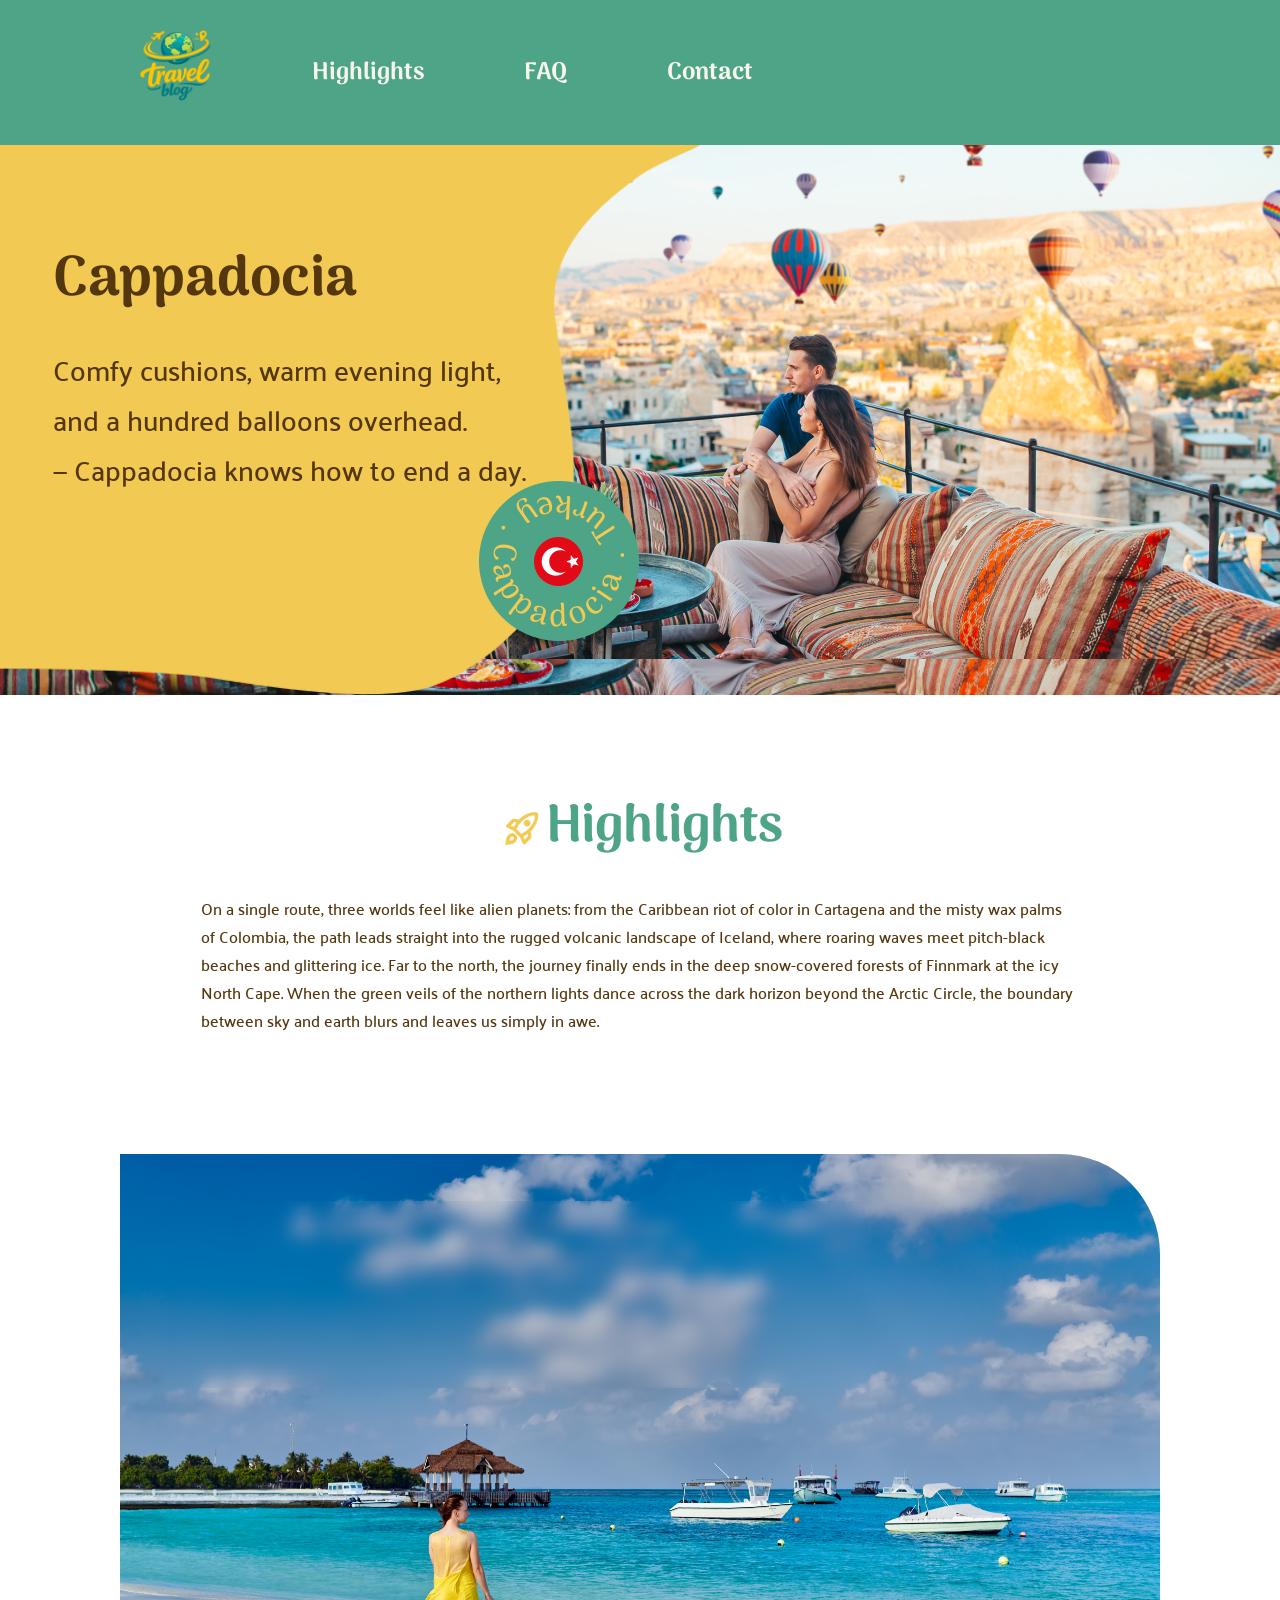
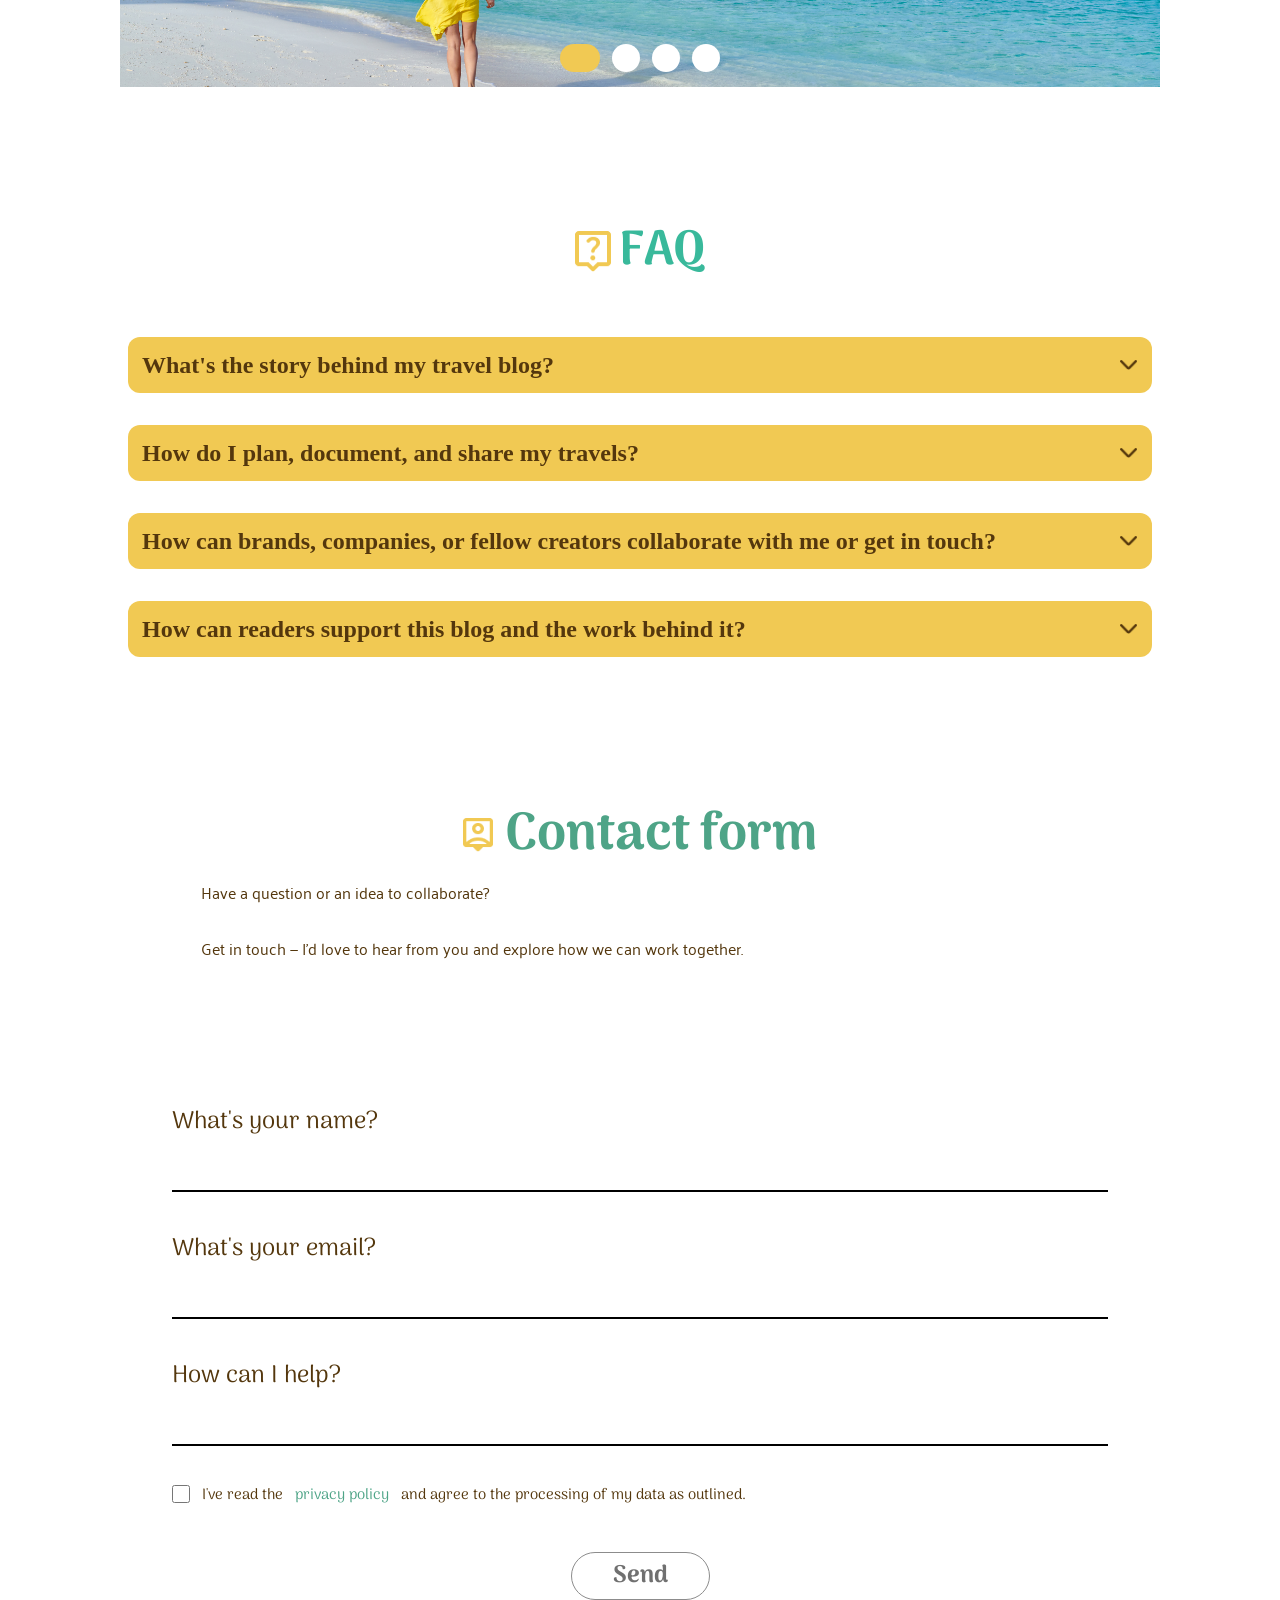
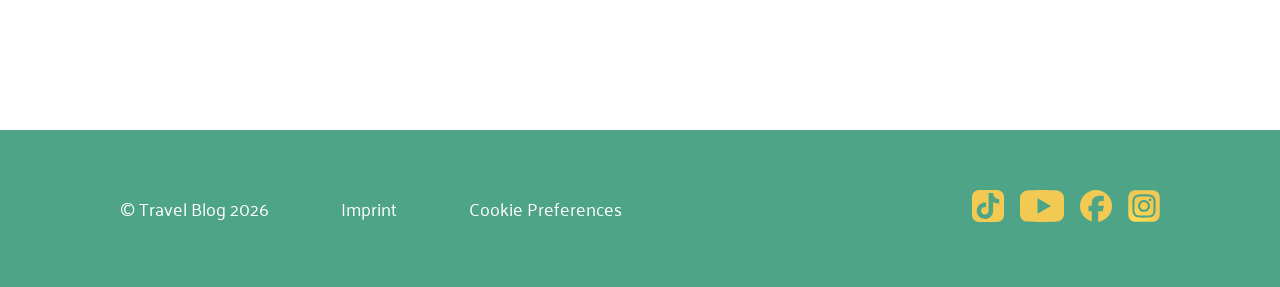
<file: index.html>
<!DOCTYPE html>
<html lang="en">

<head>
    <meta charset="UTF-8">
    <meta name="viewport" content="width=device-width, initial-scale=1.0">
    <title>Travel Blog</title>
    <link rel="icon" href="./assets/img/Homepage/Logo.png" type="image">

    <link rel="stylesheet" href="./css styles/font.css">
    <link rel="stylesheet" href="./css styles/standard.css">
    <link rel="stylesheet" href="./css styles/style.css">
    <link rel="stylesheet" href="./css styles/variables.css">

</head>

<body>
    <header>
        <section class="header-section">
            <div class=nav-bar>
                <a href="https://duckduckgo.com/" target="_blank" rel="noopener noreferer"><img
                        src="./assets/img/header/travelblog-icon.svg" alt="Travelblog Logo"></a>
                <a href="#highlight-section">Highlights</a>
                <a href="#faq-section">FAQ</a>
                <a href="#contact">Contact</a>
                <div class="gaba-icon">
                    <a href="https://davidalexanderscholl.developerakademie.net/TravelBlog/assets/videos/gaba-gandalf.mp4"
                        target="_blank" rel="noopener noreferer"><img src="./assets/img/header/gabba.png"></a>
                </div>
            </div>
        </section>

           </header>

        <!-- Yellow Box -->
        <section class="landing-section">
            <section class="cappadocia-section">
                <section class="cappadocia-box">
                    <section class="yellow-box">
                        <div class="yellow-box-rect">
                            <img src="./assets/img/homepage/yellow-box/vector16rect.jpg" alt="Yellow Vector">
                        </div>

                        <div class="yellow-box-swung">
                            <img src="./assets/img/homepage/yellow-box/vector16swung.png" alt="Yellow Box swung">
                        </div>
                        <div class="yellow-box-short">
                            <img src="./assets/img/homepage/yellow-box/vector16short.png" alt="">
                        </div>
                        <section class="yellow-text">
                            <h3>Cappadocia</h3><br>
                            <p>Comfy cushions, warm evening light,
                                <br>and a hundred balloons overhead.
                                <br>— Cappadocia knows how to end a day.
                            </p>
                        </section>

                        <section class="cappadocia_turkey">
                            <div class="turkey_img">
                                <img src="./assets/img/homepage/yellow-box/Turkey.png" alt="turkey_bild">
                            </div>
                            <div class="green_elipse">
                                <img src="./assets/img/homepage/yellow-box/Ellipse 27.png" alt="green_circle">
                            </div>
                            <div class="rotating_text">
                                <img src="./assets/img/homepage/yellow-box/Cappadocia . Turkey ..png"
                                    alt="cappadocia_turkey_text">

                            </div>
                        </section>

                    </section>

                </section>
                <div class="cappadocia-pic">
                <img src="./assets/img/homepage/yellow-box/header-photo.png" alt="picture_of_cappadocia">
            </div>
            </section>

        </section>

 


    <!-- Highlights -->
    <main class="main-section">
        <section id="highlight-section" class="highlights">
            <div class="highlights_text">
                <h2 id="highlights">Highlights</h2>
                <img src="./assets/img/homepage/Highlights/rocket_launch.png" alt="rocket_img">
            </div>
            <div class="explanation_text">
                <p>On a single route, three worlds feel like alien planets: from the Caribbean riot
                     of color in Cartagena and the misty wax palms of Colombia, the path leads
                     straight into the rugged volcanic landscape of Iceland, where roaring waves
                      meet pitch-black beaches and glittering ice. Far to the north, the journey finally
                      ends in the deep snow-covered forests of Finnmark at the icy North Cape. When the green
                       veils of the northern lights dance across the dark horizon beyond the 
                      Arctic Circle, the boundary between sky and earth blurs and leaves us simply in awe.</p>
            </div>
        </section>
        <section class="slider">
            <section class="slider_a">
                <input type="radio" name="slider" value="first" checked>
                <input type="radio" name="slider" value="second">
                <input type="radio" name="slider" value="third">
                <input type="radio" name="slider" value="fourth">
                <!-- change  to img -->
                <div class="slider_a_wrapper">

                    <!-- Links are placeholders -->

                    <div class="slider_a_element element_first">
                        <a href="https://www.tripadvisor.de/Attractions-g297476-Activities-c42-Cartagena_Cartagena_District_Bolivar_Department.html"
                            target="_blank" rel="noopener noreferer">
                            <img src="./assets/img/homepage/Highlights/IslandBeach.jpg" alt="strand_bild"></a>
                        <div class="text-box">
                            <h3>Cartagena: Colonial Splendor and Caribbean Zest for Life</h3>
                            <p>Enjoy the turquoise-blue sea, the beautiful colonial city,
                                 first-class food, good music, and the atmosphere for your extended vacation.</p>

                        </div>
                    </div>

                    <div class="slider_a_element element_second">
                        <a href="https://www.tripadvisor.de/Attractions-g297476-Activities-c42-Cartagena_Cartagena_District_Bolivar_Department.html"
                            target="_blank" rel="noopener noreferer">
                            <img src="./assets/img/homepage/Highlights/Wachspalmen.jpg" alt="wachspalmen_kolumbien"></a>
                        <div class="text-box">
                            <h3>Gigantic wax palms tower into the mist of the Cocora Valley.</h3>
                            <p>Up to 60 meters high: In the mystical Valle de Cocora, Colombia's gigantic wax palms shape an unforgettable mountain backdrop.
                            </p>
                        </div>
                    </div>


                    <div class="slider_a_element element_third">
                        <a href="https://www.tripadvisor.de/Attractions-g297476-Activities-c42-Cartagena_Cartagena_District_Bolivar_Department.html"
                            target="_blank" rel="noopener noreferer">
                            <img src="./assets/img/homepage/Highlights/stokknes-island-vestrahorn-schwarzer-strand.jpg"
                                alt="schwarzer_strand_islands"></a>
                        <div class="text-box">
                            <h3>Elemental force in Iceland: Black lava beach and crashing waves</h3>
                            <p>Black lava sand and roaring Atlantic waves — <br>the dramatic volcanic coast of Stokksnes
                            </p>
                        </div>
                    </div>


                    <div class="slider_a_element element_fourth">
                        <a href="https://www.tripadvisor.de/Attractions-g297476-Activities-c42-Cartagena_Cartagena_District_Bolivar_Department.html"
                            target="_blank" rel="noopener noreferer">
                            <img src="./assets/img/homepage/Highlights/nordkap-winter-nordlicht.jpg"
                                alt="nordlichter_überm_nordkap"></a>
                        <div class="text-box">
                            <h3>Where the northern lights illuminate the winter sky above the North Cape</h3>
                            <p>Dancing northern lights in the Arctic winter night — <br>a magical natural spectacle above the snow-covered North Cape
                            </p>
                        </div>
                    </div>
                </div>
            </section>
        </section>



        <!-- FAQ Section -->

        <section class="faq-section">

            <div class="faq-head">
                <img src="./assets/img/homepage/live_help.png" alt="Live Help">
                <h2>FAQ</h2>
            </div>

            <div class="faq-container">

                <details class="faq-item">
                    <summary class="faq-question">
                        What's the story behind my travel blog?
                    </summary>

                    <div class="faq-answer">
                        <p>
                            I started this blog to share my travel
                            experiences and adventures around the world.
                        </p>
                    </div>
                </details>


                <details class="faq-item">
                    <summary class="faq-question">
                        How do I plan, document, and share my travels?
                    </summary>

                    <div class="faq-answer">
                        <p>
                            I research destinations, plan my trips,
                            take photos, and share my experiences here.
                        </p>
                    </div>
                </details>


                <details class="faq-item">
                    <summary class="faq-question">
                        How can brands, companies, or fellow creators
                        collaborate with me or get in touch?
                    </summary>

                    <div class="faq-answer">
                        <p>
                            You can contact me through the contact form
                            below.
                        </p>
                    </div>
                </details>


                <details class="faq-item">
                    <summary class="faq-question">
                        How can readers support this blog and the work
                        behind it?
                    </summary>

                    <div class="faq-answer">
                        <p>
                            You can support my blog by sharing my posts and following my adventures.lorem ipsum Lorem
                            ipsum dolor sit amet consectetur adipisicin elit. Eaque consequuntur aperiam quo, incidunt
                            neque dignissimos placeat ipsa. Quo, ipsa cupiditate ab, quisquam quos sapiente dolorem
                            exercitationem velit dicta mollitia
                            omnis.
                        </p>
                    </div>
                </details>
            </div>
        </section>

        <!-- FAQ Section -->


        <!-- Contact Form -->
        <section id="contact" class="contact-header">
            <figure>
                <img src="./assets/img/homepage/person_pin.png" alt="Person Pin">
                <h2>Contact form</h2>
            </figure>
            <div>
                <p>Have a question or an idea to collaborate?</p>
                <p><br>Get in touch — I’d love to hear from you and explore how we can work together.</p>
            </div>
        </section>

        <form>
            <div>
                <label for="name">What's your name?</label>
                <input type="name" id="name" name="name">
                <label for="email">What's your email?</label>
                <input type="email" id="email" name="email">
                <label for="text">How can I help?</label>
                <input type="text" id="text" name="text">
            </div>
            <div>
                <label class="policy-checkbox">
                    <input type="checkbox" name="policy">I've read the <span>privacy policy</span> and agree to the
                    processing of my data as outlined.
                </label>
                <button type="send">Send</button>
            </div>
        </form>

    </main>

    <footer>
        <div class="info-links">
            <a href="">© Travel Blog 2026</a>
            <a href="">Imprint</a>
            <a href="">Cookie Preferences</a>
        </div>
        <div class="social-media">
            <!-- Links are placeholders -->
            <a href="https://duckduckgo.com/" target="_blank" rel="noopener noreferer"><img
                    src="./assets/img/footer/tiktok_icon 1.svg" alt="Tik tok icon"></a>
            <a href="https://duckduckgo.com/" target="_blank" rel="noopener noreferer"><img
                    src="./assets/img/footer/youtube_icon.svg" alt="YouTube icon"></a>
            <a href="https://duckduckgo.com/" target="_blank" rel="noopener noreferer"><img
                    src="./assets/img/footer/facebook_icon.svg" alt="Facebook icon"></a>
            <a href="https://duckduckgo.com/" target="_blank" rel="noopener noreferer"><img
                    src="./assets/img//footer/instagram_logo.svg" alt="Instagram icon"></a>
        </div>

    </footer>

</body>

</html>
</file>
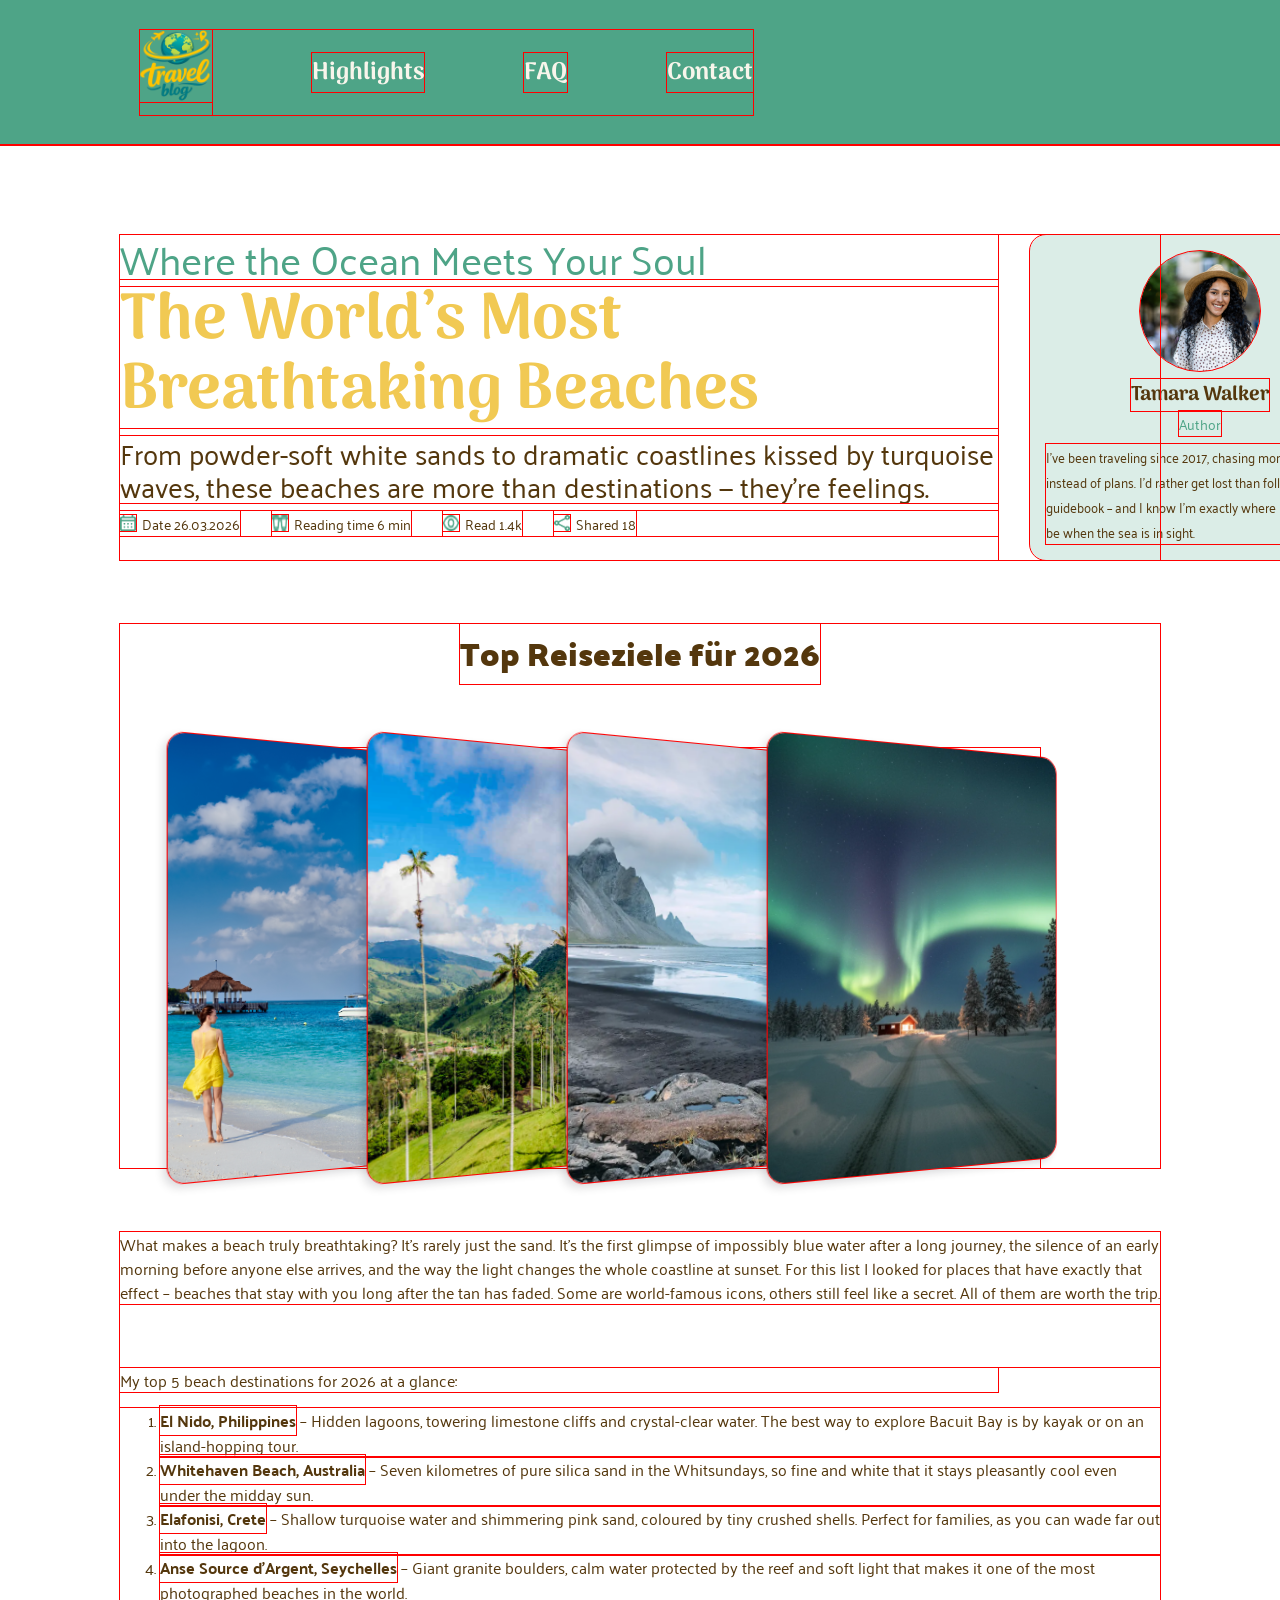
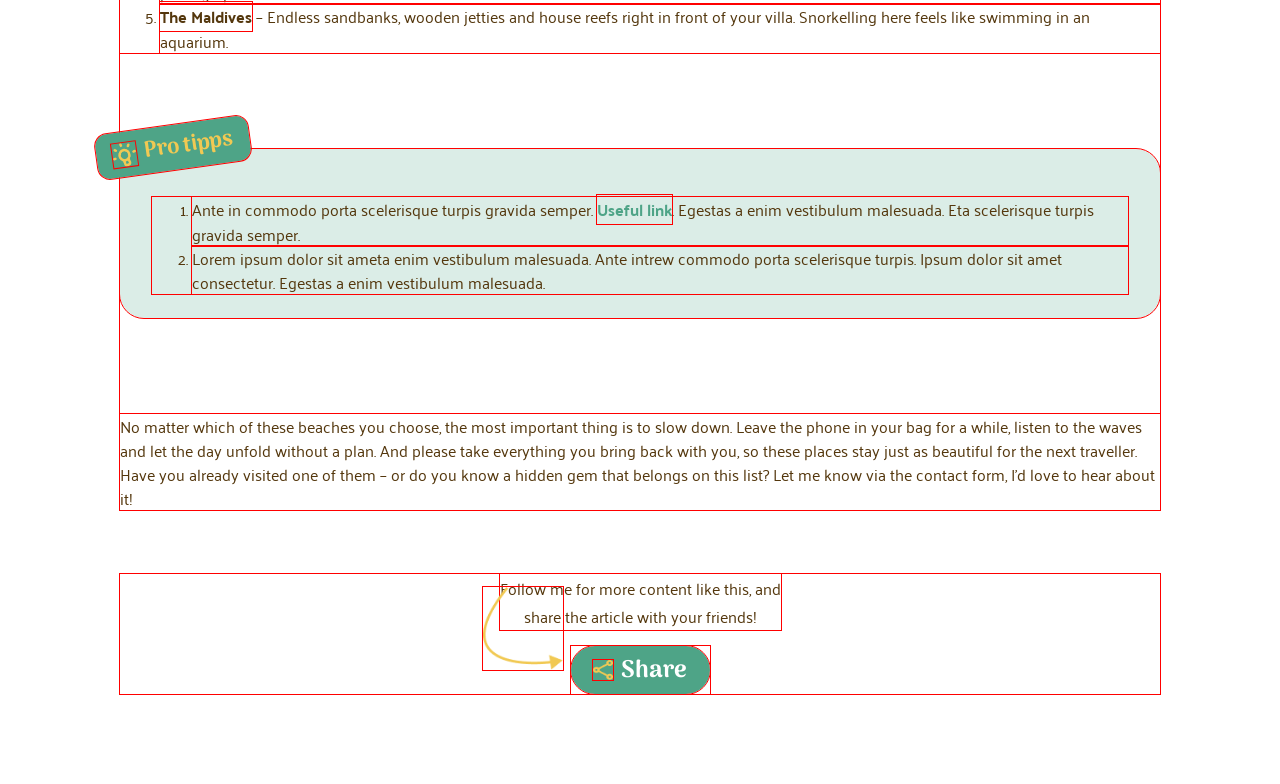
<file: article-carousel.html>
<!DOCTYPE html>
<html lang="en">
<head>
    <meta charset="UTF-8">
    <meta name="viewport" content="width=device-width, initial-scale=1.0">
    <title>Breathtaking Beaches</title>

    <link rel="icon" href="./assets/img/Homepage/Logo.png" type="image">

    <link rel="stylesheet" href="./css styles/font.css">
    <link rel="stylesheet" href="./css styles/standard.css">
    <link rel="stylesheet" href="./css styles/style.css">
    <link rel="stylesheet" href="./css styles/variables.css">
    <link rel="stylesheet" href="./css styles/article-carousel.css">

</head>
<body>
    <header>
        <section class="header-section">
            <div class=nav-bar>
                <!-- LINK TO DUCKDUCKGO PLACEHOLDER -->
                <a href="https://duckduckgo.com/" target="_blank" rel="noopener noreferer"><img
                        src="./assets/img/header/travelblog-icon.svg" alt="Travelblog Logo"></a>
                <a href="index.html#highlight-section">Highlights</a>
                <a href="index.html#faq-section">FAQ</a>
                <a href="index.html#contact">Contact</a>
            </div>
        </section>
    </header>

    <main class="main-section article-main">

        <!-- Kopfbereich -->
        <section class="article-head">
            <div class="article-intro">
                <p class="subtitle">Where the Ocean Meets Your Soul</p>
                <h1>The World’s Most Breathtaking Beaches</h1>
                <p class="article-lead">From powder-soft white sands to dramatic coastlines kissed by turquoise waves,
                    these beaches are more than destinations — they’re feelings.</p>
                <ul class="article-meta">
                    <li><img src="./assets/img/articles/universal/calendar_month.png" alt="">Date 26.03.2026</li>
                    <li><img src="./assets/img/articles/universal/eyeglasses_2.png" alt="">Reading time 6 min</li>
                    <li><img src="./assets/img/articles/universal/visibility.png" alt="">Read 1.4k</li>
                    <li><img src="./assets/img/articles/universal/share-header.png" alt="">Shared 18</li>
                </ul>
            </div>

            <aside class="author-card">
                <img src="./assets/img/articles/article-carousel/author.jpg" alt="Tamara Walker">
                <h3>Tamara Walker</h3>
                <p class="author-role">Author</p>
                <p>I've been traveling since 2017, chasing moments instead of plans. I'd rather get lost than follow
                    a guidebook – and I know I'm exactly where I'm meant to be when the sea is in sight.</p>
            </aside>
        </section>

        <!-- Karussell -->
        <section class="carousel-section">
            <h3>Top Reiseziele für 2026</h3>
            <div class="slider_b">
                <div class="slider_b_element">
                    <img src="./assets/img/homepage/Highlights/IslandBeach.jpg" alt="Cartagena-beach">
                </div>
                <div class="slider_b_element">
                    <img src="./assets/img/homepage/Highlights/Wachspalmen.jpg" alt="Wachspalmen Kolumbiens">
                </div>
                <div class="slider_b_element">
                    <img src="./assets/img/homepage/Highlights/stokknes-island-vestrahorn-schwarzer-strand.jpg" alt="Schwarzer strand Islands">
                </div>
                <!-- <div class="slider_b_element">
                    <img src="./assets/img/articles/article-carousel/beach 01.jpg" alt="Granite rocks on a tropical beach">
                </div> -->
                <div class="slider_b_element">
                    <img src="./assets/img/homepage/Highlights/nordkap-winter-nordlicht.jpg" alt="verschneite Nordlichter im Winter">
                </div>
            </div>
        </section>

        <!-- Artikeltext -->
        <article class="article-content">
            <p> What makes a beach truly breathtaking? It's rarely just the sand. It's the first glimpse of
                impossibly blue water after a long journey, the silence of an early morning before anyone else
                arrives, and the way the light changes the whole coastline at sunset. For this list I looked for
                places that have exactly that effect – beaches that stay with you long after the tan has faded.
                Some are world-famous icons, others still feel like a secret. All of them are worth the trip. </p>

            <div class="article-list">
                <p>My top 5 beach destinations for 2026 at a glance:</p>
                <ol>
                    <li><strong>El Nido, Philippines</strong> – Hidden lagoons, towering limestone cliffs and
                        crystal-clear water. The best way to explore Bacuit Bay is by kayak or on an island-hopping
                        tour.</li>
                    <li><strong>Whitehaven Beach, Australia</strong> – Seven kilometres of pure silica sand in the
                        Whitsundays, so fine and white that it stays pleasantly cool even under the midday sun.</li>
                    <li><strong>Elafonisi, Crete</strong> – Shallow turquoise water and shimmering pink sand, coloured
                        by tiny crushed shells. Perfect for families, as you can wade far out into the lagoon.</li>
                    <li><strong>Anse Source d'Argent, Seychelles</strong> – Giant granite boulders, calm water
                        protected by the reef and soft light that makes it one of the most photographed beaches in the
                        world.</li>
                    <li><strong>The Maldives</strong> – Endless sandbanks, wooden jetties and house reefs right in
                        front of your villa. Snorkelling here feels like swimming in an aquarium.</li>
                </ol>
            </div>

            <aside class="pro-tips">
                <h3 class="pro-tips-badge">
                    <img src="./assets/img/articles/universal/lightbulb.png" alt="">Pro tipps
                </h3>
                <ol>
                    <li>Ante in commodo porta scelerisque turpis gravida semper.
                        <a href="https://duckduckgo.com/" target="_blank" rel="noopener noreferrer">Useful link</a>.
                        Egestas a enim vestibulum malesuada. Eta scelerisque turpis gravida semper.</li>
                    <li>Lorem ipsum dolor sit ameta enim vestibulum malesuada. Ante intrew commodo porta scelerisque
                        turpis. Ipsum dolor sit amet consectetur. Egestas a enim vestibulum malesuada.</li>
                </ol>
            </aside>

            <p>No matter which of these beaches you choose, the most important thing is to slow down. Leave the
                phone in your bag for a while, listen to the waves and let the day unfold without a plan. And
                please take everything you bring back with you, so these places stay just as beautiful for the next
                traveller. Have you already visited one of them – or do you know a hidden gem that belongs on this
                list? Let me know via the contact form, I'd love to hear about it!</p>
        </article>

        <!-- Teilen -->
        <section class="share-section">
            <p>Follow me for more content like this, and<br>share the article with your friends!</p>
            <div class="share-action">
                <img class="share-arrow" src="./assets/img/articles/universal/arrow.png" alt="">
                <button type="button" class="share-button">
                    <img src="./assets/img/articles/universal/share.png" alt="">Share
                </button>
            </div>
        </section>

    </main>

    <!-- Footer wie auf Homepage -->
    <foter>

    </foter>

    
</body>
</html>
</file>
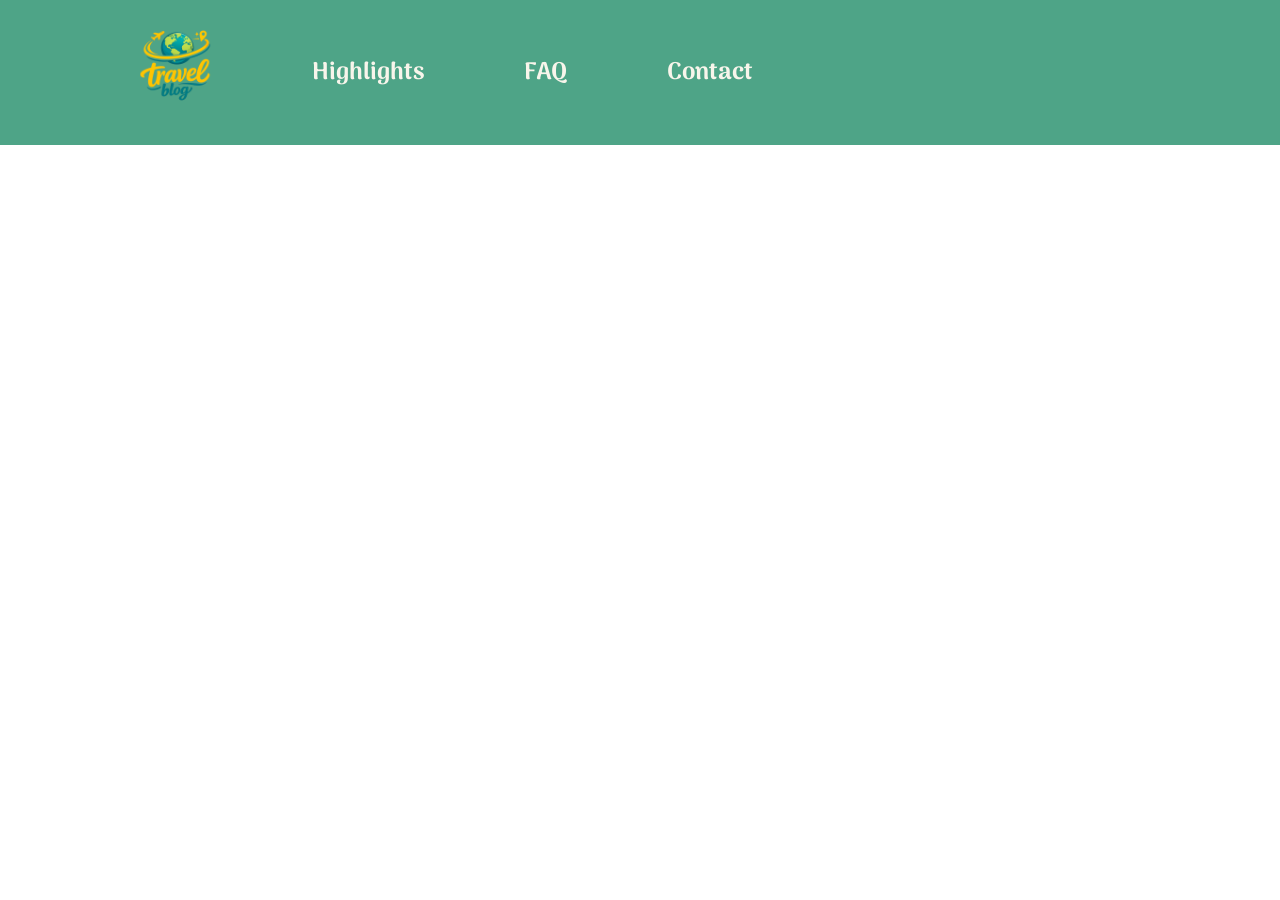
<file: article-graph.html>
<!DOCTYPE html>
<html lang="en">
<head>
    <meta charset="UTF-8">
    <meta name="viewport" content="width=device-width, initial-scale=1.0">
    <title>Pattaya Pulse</title>

    <link rel="icon" href="./assets/img/Homepage/Logo.png" type="image">

    <link rel="stylesheet" href="./css styles/font.css">
    <link rel="stylesheet" href="./css styles/standard.css">
    <link rel="stylesheet" href="./css styles/style.css">
    <link rel="stylesheet" href="./css styles/variables.css">
</head>
<body>
    <header>
        <section class="header-section">
            <div class=nav-bar>
                <!-- !!LINK TO DUCKDUCKGO REPLACE WHEN REAL LINK IS AVAILABLE!! -->
                <a href="https://duckduckgo.com/" target="_blank" rel="noopener noreferer"><img
                        src="./assets/img/header/travelblog-icon.svg" alt="Travelblog Logo"></a>
                <a href="index.html#highlight-section">Highlights</a>
                <a href="index.html#faq-section">FAQ</a>
                <a href="index.html#contact">Contact</a>
            </div>
        </section>
    </header>
    
</body>
</html>
</file>
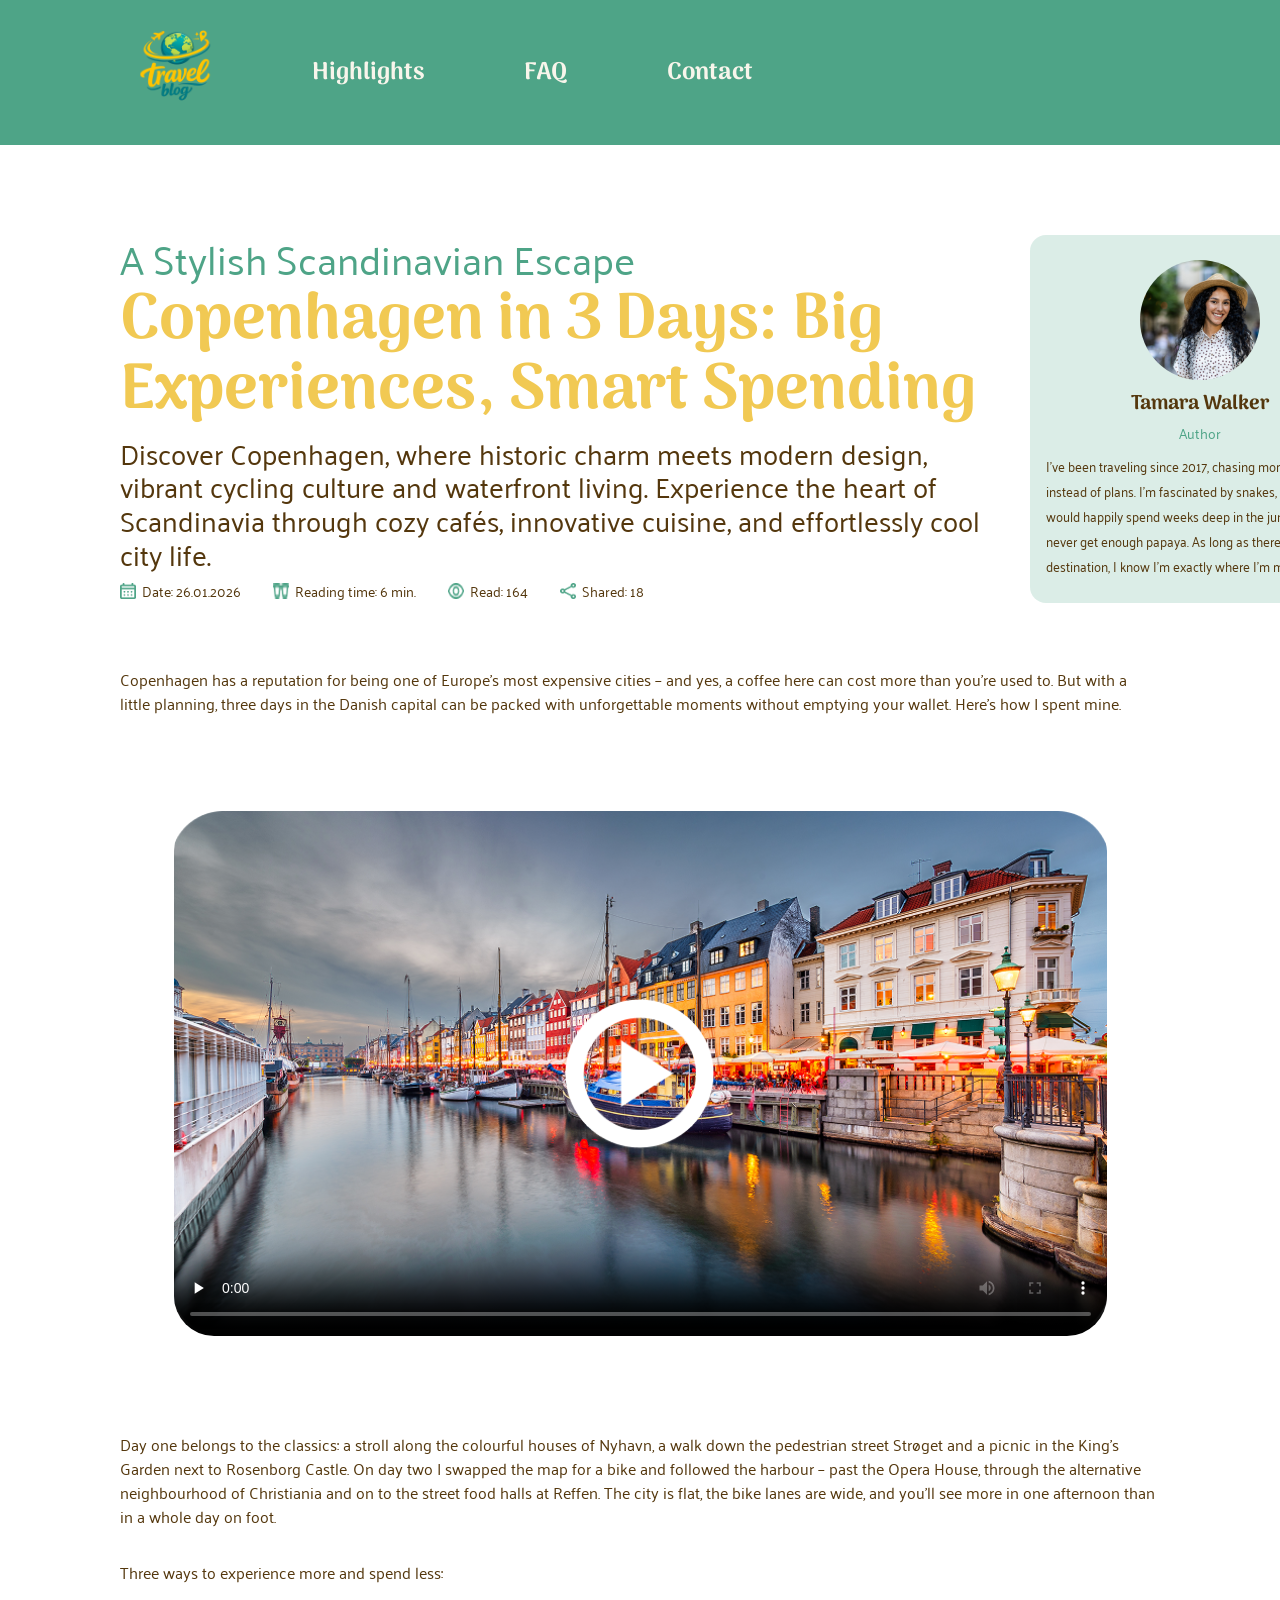
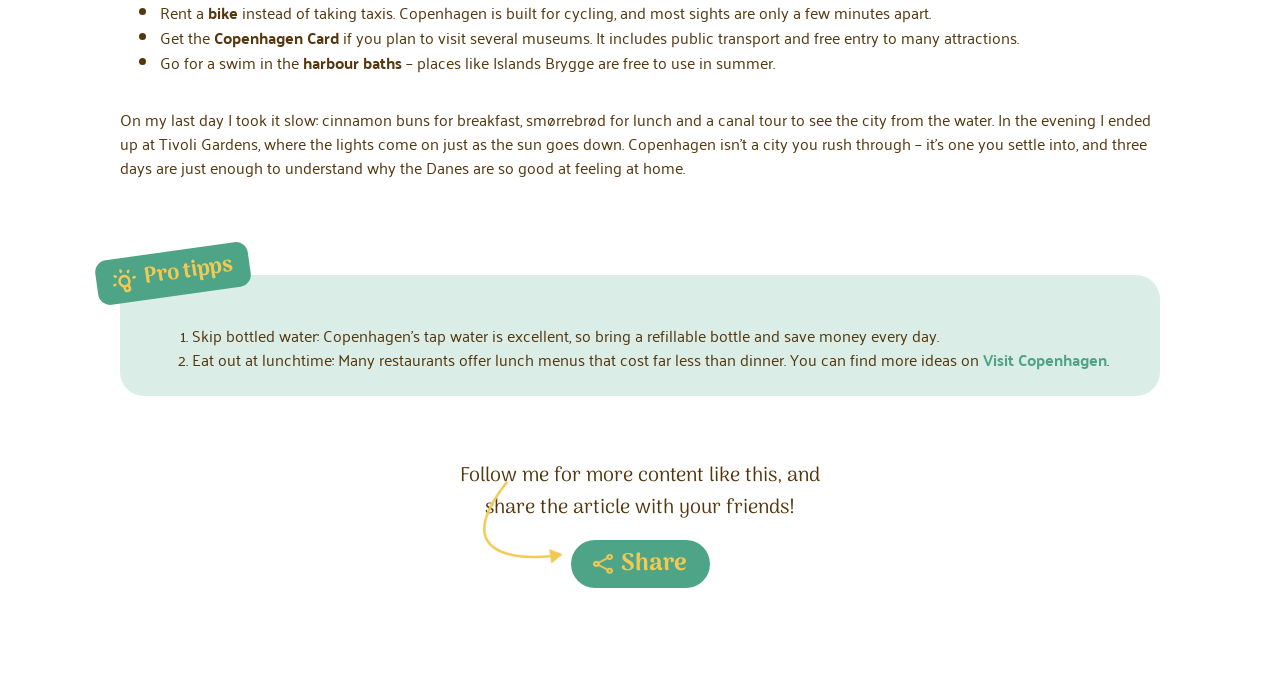
<file: article-video.html>
<!DOCTYPE html>
<html lang="en">
<head>
    <meta charset="UTF-8">
    <meta name="viewport" content="width=device-width, initial-scale=1.0">
    <title>Copenhagen</title>

    <link rel="icon" href="./assets/img/Homepage/Logo.png" type="image">

    <link rel="stylesheet" href="./css styles/font.css">
    <link rel="stylesheet" href="./css styles/standard.css">
    <link rel="stylesheet" href="./css styles/style.css">
    <link rel="stylesheet" href="./css styles/variables.css">
    <link rel="stylesheet" href="./css styles/article-video.css">

</head>
<body>
    <header>
        <section class="header-section">
            <div class=nav-bar>
                <!-- !!LINK TO DUCKDUCKGO REPLACE WHEN REAL LINK IS AVAILABLE!! -->
                <a href="https://duckduckgo.com/" target="_blank" rel="noopener noreferer"><img
                        src="./assets/img/header/travelblog-icon.svg" alt="Travelblog Logo"></a>
                <a href="index.html#highlight-section">Highlights</a>
                <a href="index.html#faq-section">FAQ</a>
                <a href="index.html#contact">Contact</a>
            </div>
        </section>
    </header>

    <main class="main-section article-main">

        <!-- Kopfbereich -->
        <section class="article-head">
            <div class="article-intro">
                <p class="subtitle">A Stylish Scandinavian Escape</p>
                <h1>Copenhagen in 3 Days: Big Experiences, Smart Spending</h1>
                <p class="article-lead">Discover Copenhagen, where historic charm meets modern design, vibrant
                    cycling culture and waterfront living. Experience the heart of Scandinavia through cozy cafés,
                    innovative cuisine, and effortlessly cool city life.</p>
                <ul class="article-meta">
                    <li><img src="./assets/img/articles/universal/calendar_month.png" alt="">Date: 26.01.2026</li>
                    <li><img src="./assets/img/articles/universal/eyeglasses_2.png" alt="">Reading time: 6 min.</li>
                    <li><img src="./assets/img/articles/universal/visibility.png" alt="">Read: 164</li>
                    <li><img src="./assets/img/articles/universal/share-header.png" alt="">Shared: 18</li>
                </ul>
            </div>

            <aside class="author-card">
                <img src="./assets/img/articles/article-video/author.jpg" alt="Tamara Walker">
                <h3>Tamara Walker</h3>
                <p class="author-role">Author</p>
                <p>I've been traveling since 2017, chasing moments instead of plans. I'm fascinated by snakes, love
                    sharks, would happily spend weeks deep in the jungle, and can never get enough papaya. As long as
                    there's a next destination, I know I'm exactly where I'm meant to be.</p>
            </aside>
        </section>

        <!-- Artikeltext -->
        <article class="article-content">
            <p>Copenhagen has a reputation for being one of Europe's most expensive cities – and yes, a coffee here
                can cost more than you're used to. But with a little planning, three days in the Danish capital can
                be packed with unforgettable moments without emptying your wallet. Here's how I spent mine.</p>

            <div class="video-box">
                <video controls preload="none" poster="./assets/img/articles/article-video/Video (1).png">
                    <source src="./assets/videos/copenhagen.mp4" type="video/mp4">
                    Your browser does not support the video tag.
                </video>
                <img class="play-icon" src="./assets/img/articles/article-video/play_circle.png" alt="Bild von Play-Button">
            </div>

            <p>Day one belongs to the classics: a stroll along the colourful houses of Nyhavn, a walk down the
                pedestrian street Strøget and a picnic in the King's Garden next to Rosenborg Castle. On day two I
                swapped the map for a bike and followed the harbour – past the Opera House, through the
                alternative neighbourhood of Christiania and on to the street food halls at Reffen. The city is
                flat, the bike lanes are wide, and you'll see more in one afternoon than in a whole day on foot.</p>

            <div class="article-list">
                <p>Three ways to experience more and spend less:</p>
                <ul>
                    <li>Rent a <strong>bike</strong> instead of taking taxis. Copenhagen is built for cycling, and
                        most sights are only a few minutes apart.</li>
                    <li>Get the <strong>Copenhagen Card</strong> if you plan to visit several museums. It includes
                        public transport and free entry to many attractions.</li>
                    <li>Go for a swim in the <strong>harbour baths</strong> – places like Islands Brygge are free to
                        use in summer.</li>
                </ul>
            </div>

            <p>On my last day I took it slow: cinnamon buns for breakfast, smørrebrød for lunch and a canal tour
                to see the city from the water. In the evening I ended up at Tivoli Gardens, where the lights come
                on just as the sun goes down. Copenhagen isn't a city you rush through – it's one you settle into,
                and three days are just enough to understand why the Danes are so good at feeling at home.</p>

            <aside class="pro-tips">
                <h3 class="pro-tips-badge">
                    <img src="./assets/img/articles/universal/lightbulb.png" alt="">Pro tipps
                </h3>
                <ol>
                    <li>Skip bottled water: Copenhagen's tap water is excellent, so bring a refillable bottle and
                        save money every day.</li>
                    <li>Eat out at lunchtime: Many restaurants offer lunch menus that cost far less than dinner. You
                        can find more ideas on
                        <a href="https://www.visitcopenhagen.com/" target="_blank" rel="noopener noreferrer">Visit
                            Copenhagen</a>.</li>
                </ol>
            </aside>
        </article>

        <!-- Teilen -->
        <section class="share-section">
            <p>Follow me for more content like this, and<br>share the article with your friends!</p>
            <div class="share-action">
                <img class="share-arrow" src="./assets/img/articles/universal/arrow.png" alt="">
                <button type="button" class="share-button">
                    <img src="./assets/img/articles/universal/share.png" alt="">Share
                </button>
            </div>
        </section>

    </main>
    
</body>
</html>
</file>
<file: css styles/font.css>
/* --- Import Schriftarten --- */

@import url('https://fonts.googleapis.com/css2?family=Arima:wght@100..700&display=swap');
@import url('https://fonts.googleapis.com/css2?family=Arima:wght@100..700&family=Palanquin:wght@100;200;300;400;500;600;700&display=swap');
@import url('https://fonts.googleapis.com/css2?family=Palanquin+Dark:wght@400;500;600;700&display=swap');
</file>
<file: css styles/standard.css>
/* --- GLOBALE FUNDAMENT --- */
/* --- SCHRIFTARTEN & GRÖßEN --- */

* {
    box-sizing: border-box;
    margin: 0;
    /* outline: 1px solid red; /*um Ausrichtung der Elemente zu überprüfen*/
}

html {
    scroll-behavior: smooth;
}

h1 {
    font-family: Arima;
    color: #F1C953;
    font-size: 64px;  /*40px Mobile, 64px Desktop*/
    font-weight: bold;
}

h2 {
    font-family: Arima;
    color:#4EA487;
    font-size: 52px;  /*40px Mobile, 52px Desktop*/
}

.subtitle {
    font-family: 'palanquin';
    color: #4EA487;
    font-size: 40px;  /*20px Mobile, 40px Desktop*/
    font-weight: semi-bold;
}

p {
    font-size: 16px;
    font-family: Palanquin;
    color: #54370D;
    width:878px ;
}

button {
    font-family: Arima;
    font-size: 24px;
    font-weight: bold;
    border-radius: 40px;
    width: 139px;           /*158px Desktop*/
    height: 48px;           /*auch 48px Desktop*/
    text-align: center;
}

button:hover {
    text-decoration: underline;
    cursor: pointer;
}
</file>
<file: css styles/style.css>
/* --- HAUPT-LAYOUT MIT KLASSEN --- */

/* Header */
.main-section {
  display: flex;
  flex-direction: column;
  gap: 120px;

  padding: 90px 120px;
}

.header-section {
  background-color: #4ea487;
  display: flex;
  justify-content: space-between;
  align-items: center;
  gap: 100px;
  padding-top: 30px;
  padding-bottom: 30px;
  padding-left: 140px;
  width: 100%;
}

.nav-bar {
  display: flex;
  gap: 100px;
  align-items: center;
  text-align: center;
}

.nav-bar img {
  width: 72px;
  height: 72px;
}

.nav-bar>a {
  color: rgba(248, 245, 235, 1);
  font-family: Arima;
  font-size: 1.5rem;
  font-weight: 700;
  text-decoration: none;
}

.gaba-icon img {
  margin-left: 450px;
  animation: gaba-hide 2s forwards;
}

/* Trololol */
@keyframes gaba-hide {
  from {
    opacity: 1;
  }

  to {
    opacity: 0;
  }
}

/* --- YELLOW BOX --- */

.landing-section {

  display: flex;
  justify-content: center;


}

.cappadocia-section {
  display: flex;
  flex-direction: column;
  background-image: url(/assets/img/yellow-box/header-photo.png);
  background-repeat: no-repeat;
  height: 530px;
  background-size: 1440px;
  background-position: center;
  overflow: hidden;
  max-width: 1440px;
  width: 100%;
  height: 550px;
}

.cappadocia-box {
  position: relative;
  z-index: 1;
  display: flex;
  justify-content: left;
}

.yellow-box {
  position: absolute;
  z-index: 1;
}

.yellow-box-rect img {
  position: absolute;
  z-index: 1;
  display: flex;

  width: 1440px;
  animation: yellow-box-rect-slide 500ms forwards;
  animation-delay: 2s;
  
  opacity: 1;
}

@keyframes yellow-box-rect-slide {

  to {
    opacity: 0;
  }
}

.yellow-box-swung img {
  position: absolute;
  z-index: 1;
  display: flex;
  height: 515px;
  width: 2000px;
  animation: yellow-box-swung-slide 1s forwards;
  animation-delay: 2s;
  
}

@keyframes yellow-box-swung-slide {
  from {
    width: 2000px;
  }

  to {
    width: 900px;
  }

  to{
    width: 700px;
        opacity: 0;
  }
}

/* 
@keyframes yellow-box-swung-blendout{
    from{opacity: 1;}
    to{opacity: 0;}
} */

.yellow-box-short img {
  position: absolute;
  z-index: 1;
  display: flex;
  height: 515px;
  width: 750px;
  opacity: 0;
  animation: yellow-box-short-slide 1s forwards;
  animation-delay: 2s;
  
}

@keyframes yellow-box-short-slide{
  from{
    opacity: 0;
  }

  to{
    height: 550px;
    width: 700px;
    opacity: 1;
  }
}

.yellow-text {
  position: absolute;
  top: 90px;
  left: 40%;
  z-index: 2;
  animation: text-slide 3s forwards;
  animation-delay: 1s;
}

@keyframes text-slide{
  to{
    text-align: start;
  }
}

.yellow-text h3 {
  position: relative;
  color: #54370D;
  font-family: 'Arima';
  font-weight: 700;
  font-size: 3.5rem;
  animation: slide-up 250ms forwards;
  animation-duration: 1s;
}

@keyframes slide-up {
  from {
    bottom: -300px;

    opacity: 0;
  }

  to {
    bottom: 0;
    opacity: 1;
  }
}

.yellow-text p {
  color: #54370d;
  font-family: "palanquin";
  font-weight: 500;
  font-size: 1.75rem;
  animation: show-self 250ms;
  animation-delay: 1s;
  animation-fill-mode: backwards;
}

@keyframes show-self {
  from {
    opacity: 0;
  }
}

.cappadocia_turkey {
  position: relative;
  left: 370%;
  top: 330px;
  z-index: 3;
  display: flex;
  justify-content: center;
  align-items: center;
  animation: slideUpFadeIn 500ms ease-out forwards;
   animation-delay: 2s;
  opacity: 0;
 
}

.turkey_img {
  z-index: 3;
  height: 50px;
  width: 100%;
  position: absolute;
  display: flex;
  justify-content: center;
  align-items: center;
}

.green_elipse {
  z-index: 1;
  height: 160px;
  width: 100%;
  position: absolute;
  display: flex;
  justify-content: center;
  align-items: center;
}

.rotating_text {
  z-index: 1;
  height: 132px;
  width: 100%;
  display: flex;
  justify-content: center;
  align-items: center;
  animation: turkey_text 15s linear infinite;
}

@keyframes slideUpFadeIn {
  0% {
    opacity: 0;
    transform: translateY(200px);
    animation-fill-mode: forwards;
  }

  100% {
    opacity: 1;
    transform: translateY(20px);
  }
}

@keyframes turkey_text {
  15% {
    transform: rotate(0deg);
  }

  100% {
    transform: rotate(360deg);
  }
}

.cappadocia-pic {
  display: flex;
  justify-content: end;
  align-items: end;
}

/* --- HIGHLIGHTS --- */
.highlights {
  display: flex;
  flex-direction: column;
  justify-content: center;

}

.highlights_text {
  display: flex;
  justify-content: center;
  align-items: center;
  flex-direction: row-reverse;
}

.highlights>div {
  display: flex;
  justify-content: center;
  flex-direction: row-reverse;
}

.highlights img {
  display: flex;
  height: 48px;
  width: 48px;
  padding: 4px;
}

.explanation_text {
  font-family: Palanquin;
  font-weight: 500;
  font-style: medium;
  font-size: 36px;
  padding-top: 24px;
  color: #54370d;
}

.slider {
  display: flex;
  justify-content: center;
  align-items: center;
}

.slider_a {
  position: relative;
  border-top-right-radius: 100px;

  height: 533px;
  width: 1200px;

  display: flex;
  justify-content: center;
  align-items: flex-end;

  overflow: hidden;
}

.slider_a input {
  appearance: none;

  z-index: 2;
  background-color: white;

  height: 28px;
  width: 28px;

  border-radius: 50%;
  margin: 0 6px 15px 6px;

  box-shadow: none;
  outline: none;
  border: none;
}

.slider_a input:checked {
  background-color: #f1c953;
  height: 28px;
  width: 40px;
  border-radius: 20px;
}

.slider_a_wrapper {
  z-index: 1;

  width: 400%;
  height: 100%;

  position: absolute;
  left: 0;
  top: 0;

  display: flex;

  transition: all 1s ease-in-out;
}

.slider_a_wrapper>p {
  display: flex;
}

.slider_a_element {
  width: calc(100% / 4);
  height: 100%;
}

.slider_a_element img {
  width: 100%;
  height: 100%;

  object-fit: cover;
}

.slider_a input[value="first"]:checked~.slider_a_wrapper {
  transform: translateX(0);
}

.slider_a input[value="second"]:checked~.slider_a_wrapper {
  transform: translateX(calc(-100% / 4));
}

.slider_a input[value="third"]:checked~.slider_a_wrapper {
  transform: translateX(calc(-200% / 4));
}

.slider_a input[value="fourth"]:checked~.slider_a_wrapper {
  transform: translateX(calc(-300% / 4));
}

.slider_a_element .text-box {
  position: relative;
  width: 67%;
  bottom: 92%;
  left: 48px;

  padding-top: 16px;
  padding-left: 16px;

  border: solid 2px rgba(255, 255, 255, 0.089);
  backdrop-filter: blur(8px);
}

.text-box h3 {
  font-family: Palanquin Dark;
  font-weight: semibold;
  font-size: 48px;
  line-height: 1.1;
  color: #ffffff;
}

.text-box p {
  font-family: Palanquin;
  font-weight: 400;
  font-size: 28px;
  color: #ffffff;
  line-height: 1.1;
}

/* --- FAQ --- */

.faq-section {
  display: flex;
  flex-direction: column;
  align-items: center;
  padding: 16px 8px;
  gap: 56px;
}

.faq-head {
  display: flex;
  justify-content: center;
  align-items: center;
  gap: 8px;
  margin: 0;
  font-weight: 700;
}

.faq-head img {
  display: block;
  width: 36px;
  height: 41.15px;
}

.faq-head h2 {
  margin: 0;
  line-height: 1.2;
  text-align: center;
  color: #39b99b;
  font-size: 48px;
}

.faq-container {
  width: 100%;
  max-width: 1200px;
  display: flex;
  flex-direction: column;
  gap: 32px;
}

.faq-item {
  background-color: #f1c953;
  border-radius: 12px;
  overflow: hidden;
  interpolate-size: allow-keywords;
}

.faq-question {
  width: 100%;
  color: #54370d;
  cursor: pointer;
  padding: 16px 14px;
  font-size: 24px;
  font-weight: 600;
  display: flex;
  justify-content: space-between;
  align-items: center;
  gap: 32px;
  border: none;
  border-radius: 12px;
  text-align: left;
  line-height: 1;
}

.faq-question::after {
  content: "";

  background-image: url(../assets/img/homepage/arrow_forward_ios.png);
  background-repeat: no-repeat;
  background-position: center;
  background-size: contain;
  width: 20px;
  height: 10px;
  flex-shrink: 0;
  transition: all 0.4s ease-in-out;
}

.faq-item[open] .faq-question::after {
  transform: rotate(-180deg);
}

.faq-answer {
  background-color: white;
  border-radius: 5px;
  margin: 0 14px 10px 14px;
  padding: 4px 10px;
}

.faq-answer p {
  color: #54370d;
  width: 100%;
  max-width: none;
  line-height: 1.2;
}

.faq-item::details-content {
  height: 0;
  overflow: hidden;
  transition:
    height 0.5s ease-in-out,
    content-visibility 0.5s allow-discrete;
}

.faq-item[open]::details-content {
  height: auto;
}


/* --- CONTACT FORM --- */

figure {
  display: flex;
  flex-direction: row;
  justify-content: center;
  align-items: center;
  gap: 12px;
  /* width: 1100px;
    height: 62px; */
}

figure>img {
  width: 30px;
  /*36px Desktop*/
  height: 34.29px;
  /*41.15px Desktop*/
}

.contact-header>div {
  display: flex;
  flex-direction: column;
  justify-content: center;
  align-items: center;
}

form>div {
  display: flex;
  flex-direction: column;
  justify-content: flex-start;
  padding-left: 5%;
  padding-right: 5%;
}

figure>img {
  width: 30px;
  /*36px Desktop*/
  height: 34.29px;
  /*41.15px Desktop*/
}

.contact-header>div {
  display: flex;
  flex-direction: column;
  justify-content: center;
  align-items: center;
}

.contact-header>div>p {}

form>div {
  display: flex;
  flex-direction: column;
  justify-content: flex-start;
  padding-left: 5%;
  padding-right: 5%;
}

.policy-checkbox {
  font-size: 15px;
  display: flex;
  align-items: flex-start;
  gap: 12px;
}

.policy-checkbox>input[type="checkbox"] {
  flex-shrink: 0;
  width: 18px;
  height: 18px;
  margin: 2px 0 0 0;
  border: 2px solid #54370d;
  border-radius: 2px;
  cursor: pointer;
}

.policy-checkbox>span {
  margin: 0;
  color: #4ea487;
}

.policy-checkbox>span:hover {
  text-decoration: underline;
  cursor: pointer;
}

.policy-checkbox>input[type="checkbox"] {
  flex-shrink: 0;
  width: 18px;
  height: 18px;
  margin: 2px 0 0 0;
  border: 2px solid #54370d;
  border-radius: 2px;
  cursor: pointer;
}

.policy-checkbox>span {
  margin: 0;
  color: #4ea487;
}

.policy-checkbox>span:hover {
  text-decoration: underline;
  cursor: pointer;
}

label {
  font-family: Arima;
  color: #54370d;
  font-size: 24px;
  margin-bottom: 5px;
  margin-top: 20px;
}

input {
  border: none;
  border-bottom: 2px solid;
  height: 29px;
  /* acuh 29px Desktop*/
  margin-top: 17px;
  margin-bottom: 17px;
}

input:focus {
  outline: none;
  /* kein blauer Rahmen beim Klicken */
  border-bottom-width: 2px;
}

form button {
  align-self: center;
  margin-top: 40px;
  margin-bottom: 40px;
  background-color: white;
  border: 1px solid #8c8c8c;
  color: #707070;
}

/* --- FOOTER --- */

footer {
  background-color: #4ea487;
  display: flex;
  justify-content: space-between;
  align-items: center;
  gap: 10px;
  padding: 60px 120px;
}

.info-links {
  display: flex;
  align-items: center;
  gap: 72px;
}

.info-links a {
  color: #ffffff;
  font-family: Palanquin;
  font-size: 18px;
  text-decoration: none;
}

.social-media {
  display: flex;
  gap: 16px;
}
</file>
<file: css styles/variables.css>
/* --- VARIABLEN --- */
/* Zentrale Werte, damit Farben & Abstände nur an EINER Stelle gepflegt werden */

:root {
    /* Farben */
    --color-green: #4EA487;
    --color-green-light: #4EA48733; 
    --color-yellow: #F1C953;
    --color-brown: #54370D;
    --color-white: #FFFFFF;
    --color-grey-light: #F4F4F4;

    /* Abstände */
    --gap-s: 16px;
    --gap-m: 32px;
    --gap-l: 64px;

    /* Ecken */
    --radius-m: 16px;
    --radius-l: 24px;
}
</file>
<file: css styles/article-carousel.css>
/* --- ARTICLE 01 – CAROUSEL ("Breathtaking Beaches") --- */

* {
  outline: 1px solid red;
}

/* kleinerer Abstand als auf der Startseite (.main-section hat 120px) */
.article-main {
  max-width: 1440px;
  margin: 0 auto;                 /* zentriert auf breiten Bildschirmen */
  gap: var(--gap-l);
}

/* --- Kopfbereich: Intro links, Autorin rechts --- */

.article-head {
  display: flex;
  justify-content: space-between;
  gap: var(--gap-m);              /* align-items: stretch (Standard) -> Autorin-Box so hoch wie das Intro */
}

.article-intro {
  display: flex;
  flex-direction: column;
  gap: 8px;
}

.article-intro h1,
.article-intro .subtitle {
  line-height: 1.1;     /* Arima/Palanquin haben von Haus aus viel Zeilenhöhe */
}

.article-lead {
  width: auto;          /* überschreibt die feste p-Breite aus standard.css */
  font-size: 28px;
  line-height: 1.2;
}

.article-meta {
  display: flex;
  gap: var(--gap-m);
  padding: 0;
  list-style: none;
  font-family: Palanquin;
  font-size: 14px;
  color: var(--color-brown);
}

.article-meta li {
  display: flex;
  align-items: center;
  gap: 6px;
}

.article-meta img {
  width: 16px;
  height: 16px;
}

.author-card {
  flex-shrink: 0;
  width: 340px;
  display: flex;
  flex-direction: column;
  justify-content: center;
  align-items: center;
  gap: 8px;
  padding: var(--gap-s);
  border-radius: var(--radius-m);
  background-color: var(--color-green-light);
  text-align: center;
}

.author-card img {
  width: 120px;
  height: 120px;
  border-radius: 50%;
  object-fit: cover;
}

.author-card h3 {
  font-family: Arima;
  font-size: 20px;
  color: var(--color-brown);
}

.author-card p {
  width: auto;
  font-size: 13px;
  text-align: left;
}

.author-card .author-role {
  margin-top: -8px;
  color: var(--color-green);
  font-size: 14px;
}

/* --- Karussell (Slider B) --- */

.carousel-section {
  display: flex;
  flex-direction: column;
  align-items: center;
  gap: var(--gap-l);
}

.carousel-section h3 {
  font-family: 'Palanquin Dark';
  font-size: 32px;
  color: var(--color-brown);
}

.slider_b {
  height: 420px;
  display: flex;
  justify-content: center;
  align-items: center;
}

.slider_b_element {
  z-index: 1;
  width: 300px;
  height: 100%;
  margin: 0 -50px;      /* negativer Rand -> Bilder überlappen sich */
  border-radius: var(--radius-m);
  overflow: hidden;

  box-shadow: -4px 4px 8px rgba(3, 7, 18, 0.15);   /* dezenter Schatten links/unten */

  transform: perspective(800px) rotateY(20deg) translateX(-20px);
  transform-origin: 50% 50%;
  transition: all 250ms ease-in-out;
}

.slider_b_element img {
  display: block;
  width: 100%;
  height: 100%;
  object-fit: cover;    /* Bild füllt die Karte, ohne verzerrt zu werden */
}

/* Beim Hovern über den Slider werden alle Karten etwas breiter ... */
.slider_b:hover .slider_b_element {
  width: 330px;
}

/* ... nur die gehoverte bleibt normal groß, steht gerade und bekommt Abstand */
.slider_b .slider_b_element:hover {
  z-index: 2;
  width: 300px;
  margin: 0 40px;
  transform: perspective(800px) rotateY(0deg) translateX(0px);
}

.slider_b_element:hover ~ .slider_b_element {
  transform: perspective(800px) rotateY(-20deg) translateX(20px);
}

/* --- Artikeltext --- */

.article-content {
  display: flex;
  flex-direction: column;
  align-items: center;
  gap: var(--gap-l);
  font-family: Palanquin;     /* wird an li vererbt */
  color: var(--color-brown);
  line-height: 1.5;
}

.article-content > p {
  width: 100%;                /* Fließtext über die volle Breite */
}

/* Liste und Pro-Tipps sind gleich weit eingerückt */
.article-list,
.pro-tips {
  width: 100%;
  max-width: 1040px;
}

.article-list {
  display: flex;
  flex-direction: column;
  gap: var(--gap-s);
}

/* --- Pro Tipps --- */

.pro-tips {
  position: relative;
  margin: var(--gap-m) 0;         /* extra Abstand zu Liste und Folgetext */
  padding: 48px 32px 24px;
  border-radius: var(--radius-l);
  background-color: var(--color-green-light);
}

.pro-tips-badge {
  position: absolute;
  top: -24px;
  left: -24px;
  display: flex;
  align-items: center;
  gap: 8px;
  padding: 6px 16px;
  border-radius: 12px;
  background-color: var(--color-green);
  color: var(--color-yellow);
  font-family: Arima;
  font-size: 22px;
  transform: rotate(-8deg);
}

.pro-tips-badge img {
  width: 24px;
  height: 24px;
}

.pro-tips a {
  color: var(--color-green);
  font-weight: 700;
  text-decoration: none;
}

.pro-tips a:hover {
  text-decoration: underline;
}

/* --- Teilen --- */

.share-section {
  display: flex;
  flex-direction: column;
  align-items: center;
  gap: var(--gap-s);
}

.share-section p {
  width: auto;
  text-align: center;
}

.share-action {
  position: relative;   /* Bezugspunkt für den Pfeil -> Button bleibt mittig */
}

.share-arrow {
  position: absolute;
  right: 100%;
  bottom: 50%;
  width: 80px;
  margin-right: 8px;
}

.share-button {
  display: flex;
  justify-content: center;
  align-items: center;
  gap: 8px;
  border: none;
  background-color: var(--color-green);
  color: var(--color-white);
}

.share-button img {
  width: 20px;
  height: 20px;
}

.slider_b_element:hover ~ .slider_b_element:nth-child(2) { z-index: 5; }
.slider_b_element:hover ~ .slider_b_element:nth-child(3) { z-index: 4; }
.slider_b_element:hover ~ .slider_b_element:nth-child(4) { z-index: 3; }
.slider_b_element:hover ~ .slider_b_element:nth-child(5) { z-index: 2; }
</file>
<file: css styles/article-video.css>
/* --- ARTICLE 02 – VIDEO ("Copenhagen in 3 Days") --- */

/* kleinerer Abstand als auf der Startseite (.main-section hat 120px) */
.article-main {
  max-width: 1440px;
  margin: 0 auto;                 /* zentriert auf breiten Bildschirmen */
  gap: var(--gap-l);
}

/* --- Kopfbereich: Intro links, Autorin rechts --- */

.article-head {
  display: flex;
  justify-content: space-between;
  gap: var(--gap-m);              /* align-items: stretch (Standard) -> Autorin-Box so hoch wie das Intro */
}

.article-intro {
  display: flex;
  flex-direction: column;
  gap: 8px;
}

.article-intro h1,
.article-intro .subtitle {
  line-height: 1.1;     /* Arima/Palanquin haben von Haus aus viel Zeilenhöhe */
}

.article-lead {
  width: auto;          /* überschreibt die feste p-Breite aus standard.css */
  font-size: 28px;
  line-height: 1.2;
}

.article-meta {
  display: flex;
  gap: var(--gap-m);
  padding: 0;
  list-style: none;
  font-family: Palanquin;
  font-size: 14px;
  color: var(--color-brown);
}

.article-meta li {
  display: flex;
  align-items: center;
  gap: 6px;
}

.article-meta img {
  width: 16px;
  height: 16px;
}

.author-card {
  flex-shrink: 0;
  width: 340px;
  display: flex;
  flex-direction: column;
  justify-content: center;
  align-items: center;
  gap: 8px;
  padding: var(--gap-s);
  border-radius: var(--radius-m);
  background-color: var(--color-green-light);
  text-align: center;
}

.author-card img {
  width: 120px;
  height: 120px;
  border-radius: 50%;
  object-fit: cover;
}

.author-card h3 {
  font-family: Arima;
  font-size: 20px;
  color: var(--color-brown);
}

.author-card p {
  width: auto;
  font-size: 13px;
  text-align: left;
}

.author-card .author-role {
  margin-top: -8px;
  color: var(--color-green);
  font-size: 14px;
}

/* --- Artikeltext --- */

.article-content {
  display: flex;
  flex-direction: column;
  align-items: center;
  gap: var(--gap-m);
  font-family: Palanquin;     /* wird an li vererbt */
  color: var(--color-brown);
  line-height: 1.5;
}

.article-content > p {
  width: 100%;                /* Fließtext über die volle Breite */
}

.article-list {
  align-self: flex-start;           /* Liste beginnt links bündig mit dem Fließtext */
  width: 100%;
  max-width: 1000px;
  display: flex;
  flex-direction: column;
  gap: var(--gap-s);
}

/* --- Pro Tipps --- */

.pro-tips {
  position: relative;
  width: 100%;
  max-width: 1040px;
  margin-top: var(--gap-l);        /* mehr Luft über der Box */
  padding: 48px 32px 24px;
  border-radius: var(--radius-l);
  background-color: var(--color-green-light);
}

.pro-tips-badge {
  position: absolute;
  top: -24px;
  left: -24px;
  display: flex;
  align-items: center;
  gap: 8px;
  padding: 6px 16px;
  border-radius: 12px;
  background-color: var(--color-green);
  color: var(--color-yellow);
  font-family: Arima;
  font-size: 22px;
  transform: rotate(-8deg);
}

.pro-tips-badge img {
  width: 24px;
  height: 24px;
}

.pro-tips a {
  color: var(--color-green);
  font-weight: 700;
  text-decoration: none;
}

.pro-tips a:hover {
  text-decoration: underline;
}

/* --- Teilen --- */

.share-section {
  display: flex;
  flex-direction: column;
  align-items: center;
  gap: var(--gap-s);
}

.share-section p {
  width: auto;
  text-align: center;
  font-family: Arima;
  font-size: 20px;
}

.share-action {
  position: relative;   /* Bezugspunkt für den Pfeil -> Button bleibt mittig */
}

.share-arrow {
  position: absolute;
  right: 100%;
  bottom: 50%;
  width: 80px;
  margin-right: 8px;
}

.share-button {
  display: flex;
  justify-content: center;
  align-items: center;
  gap: 8px;
  border: none;
  background-color: var(--color-green);
  color: var(--color-yellow);
}

.share-button img {
  width: 20px;
  height: 20px;
}

/* --- Video --- */

.video-box {
  position: relative;             /* Bezugspunkt für das Play-Icon */
  width: 100%;
  max-width: 933px;
  margin: var(--gap-l) 0;         /* mehr Abstand als zwischen normalen Absätzen */
  border-radius: 40px;
  overflow: hidden;               /* Video bekommt die runden Ecken */
}

.video-box video {
  display: block;
  width: 100%;
  aspect-ratio: 16 / 9;
  object-fit: cover;
}

.play-icon {
  position: absolute;
  top: 50%;
  left: 50%;
  width: 140px;
  height: 140px;
  transform: translate(-50%, -50%);   /* exakt mittig */
  pointer-events: none;               /* Klick geht durch aufs Video */
  transition: opacity 250ms ease-in-out;
}

/* Icon ausblenden, sobald man über das Video fährt oder es angeklickt hat */
.video-box:hover .play-icon,
.video-box:focus-within .play-icon {
  opacity: 0;
}
</file>
